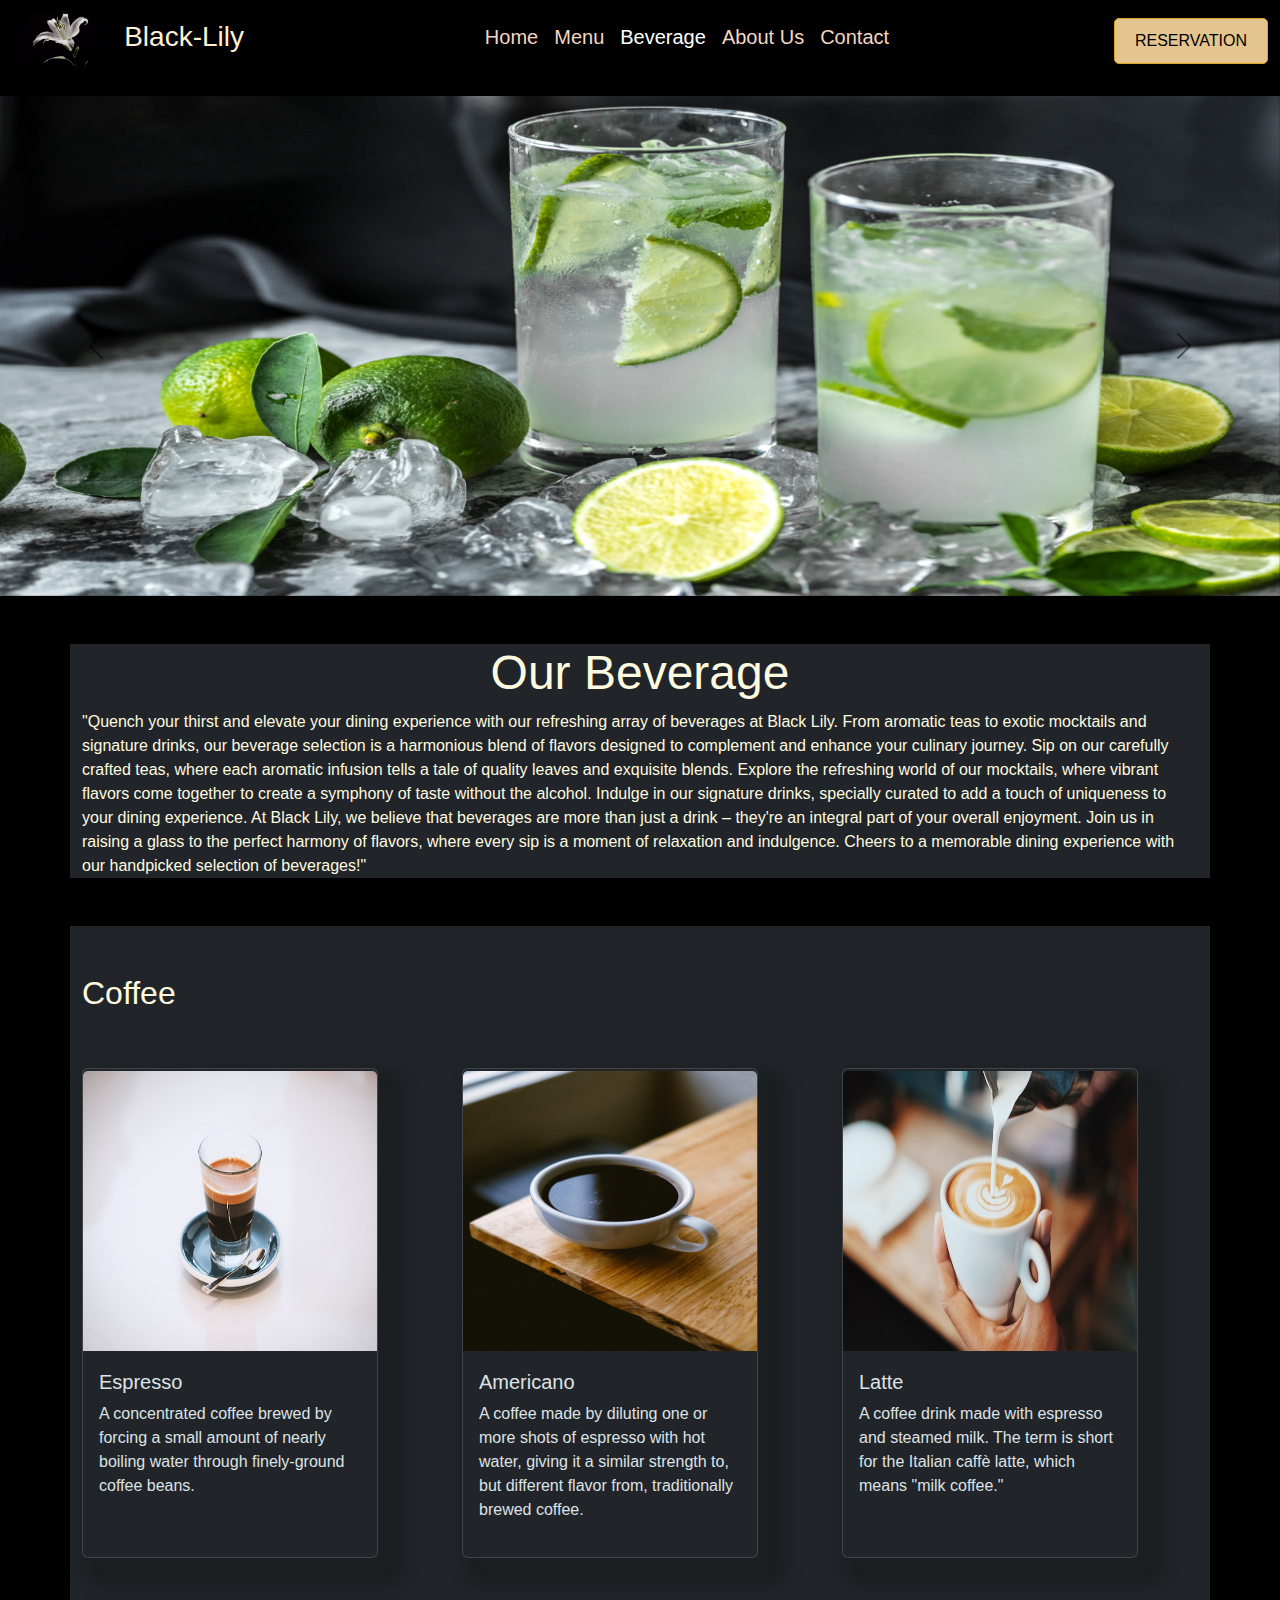
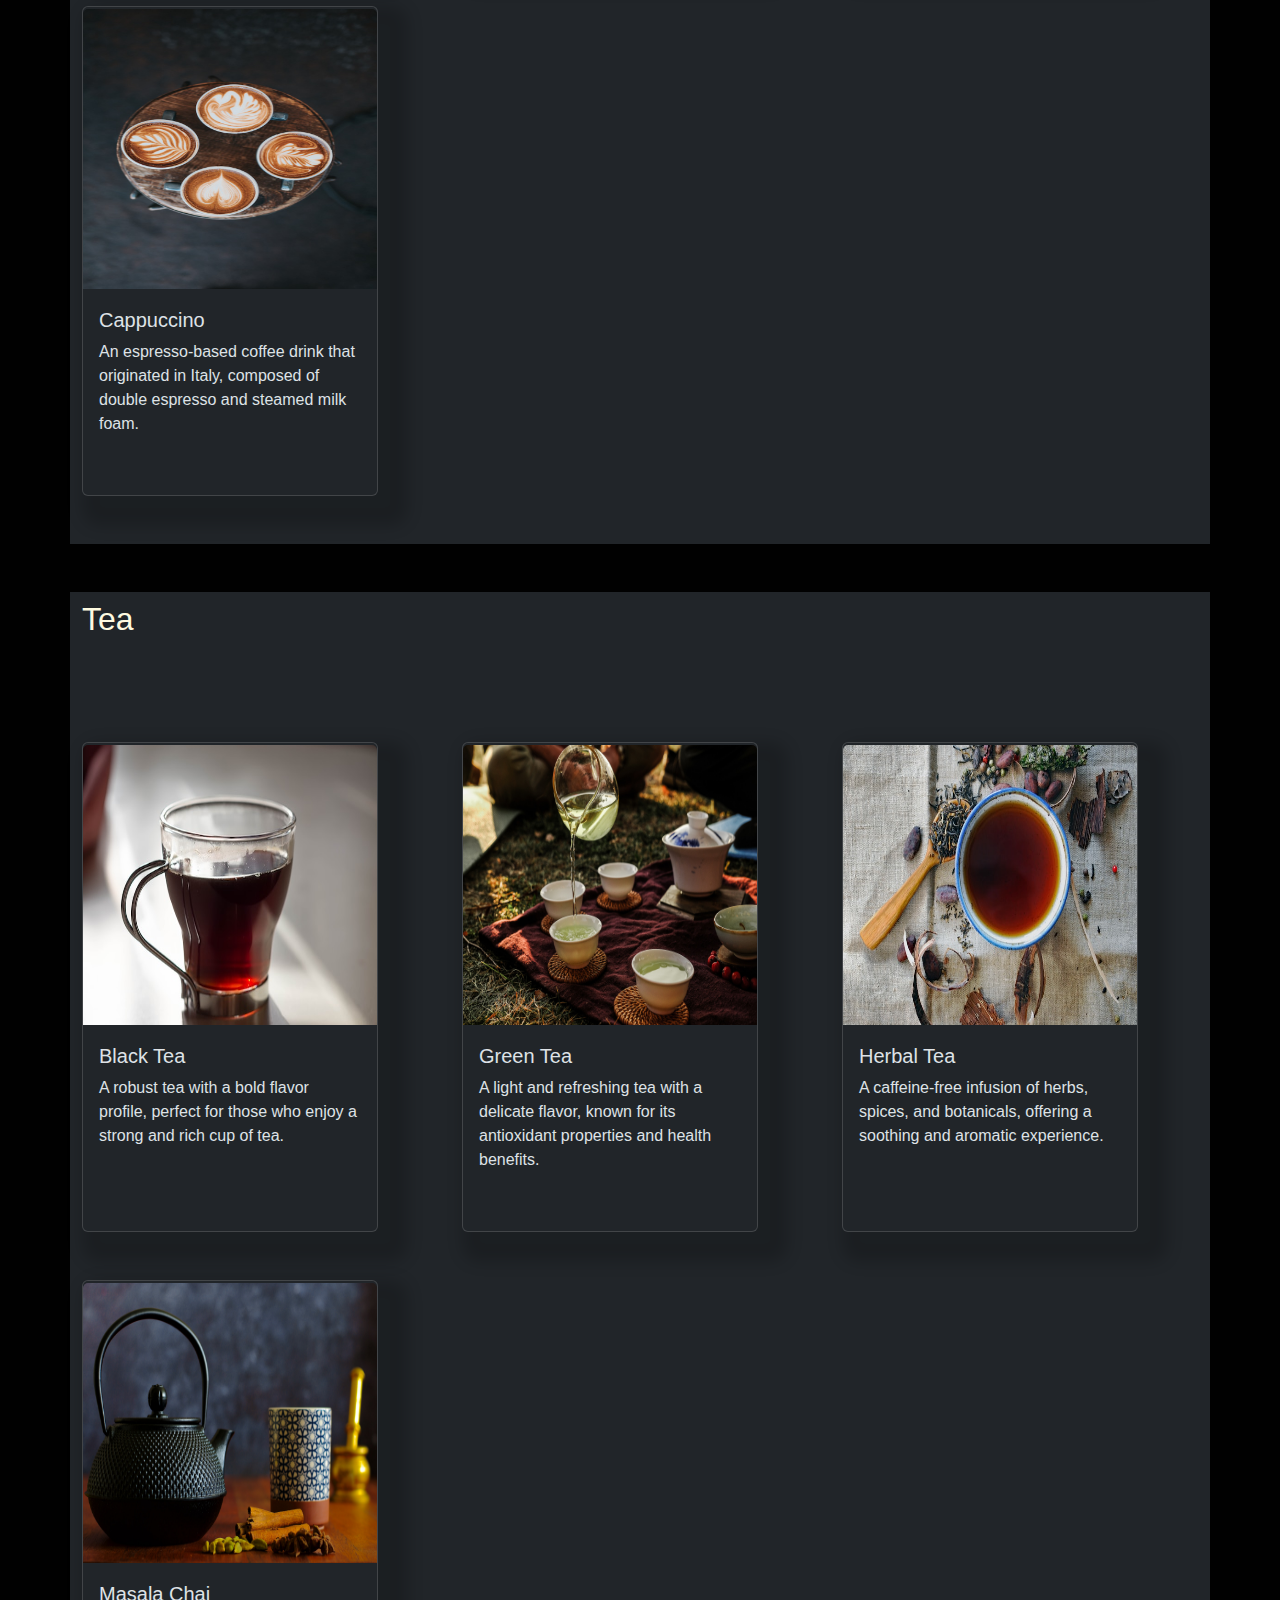
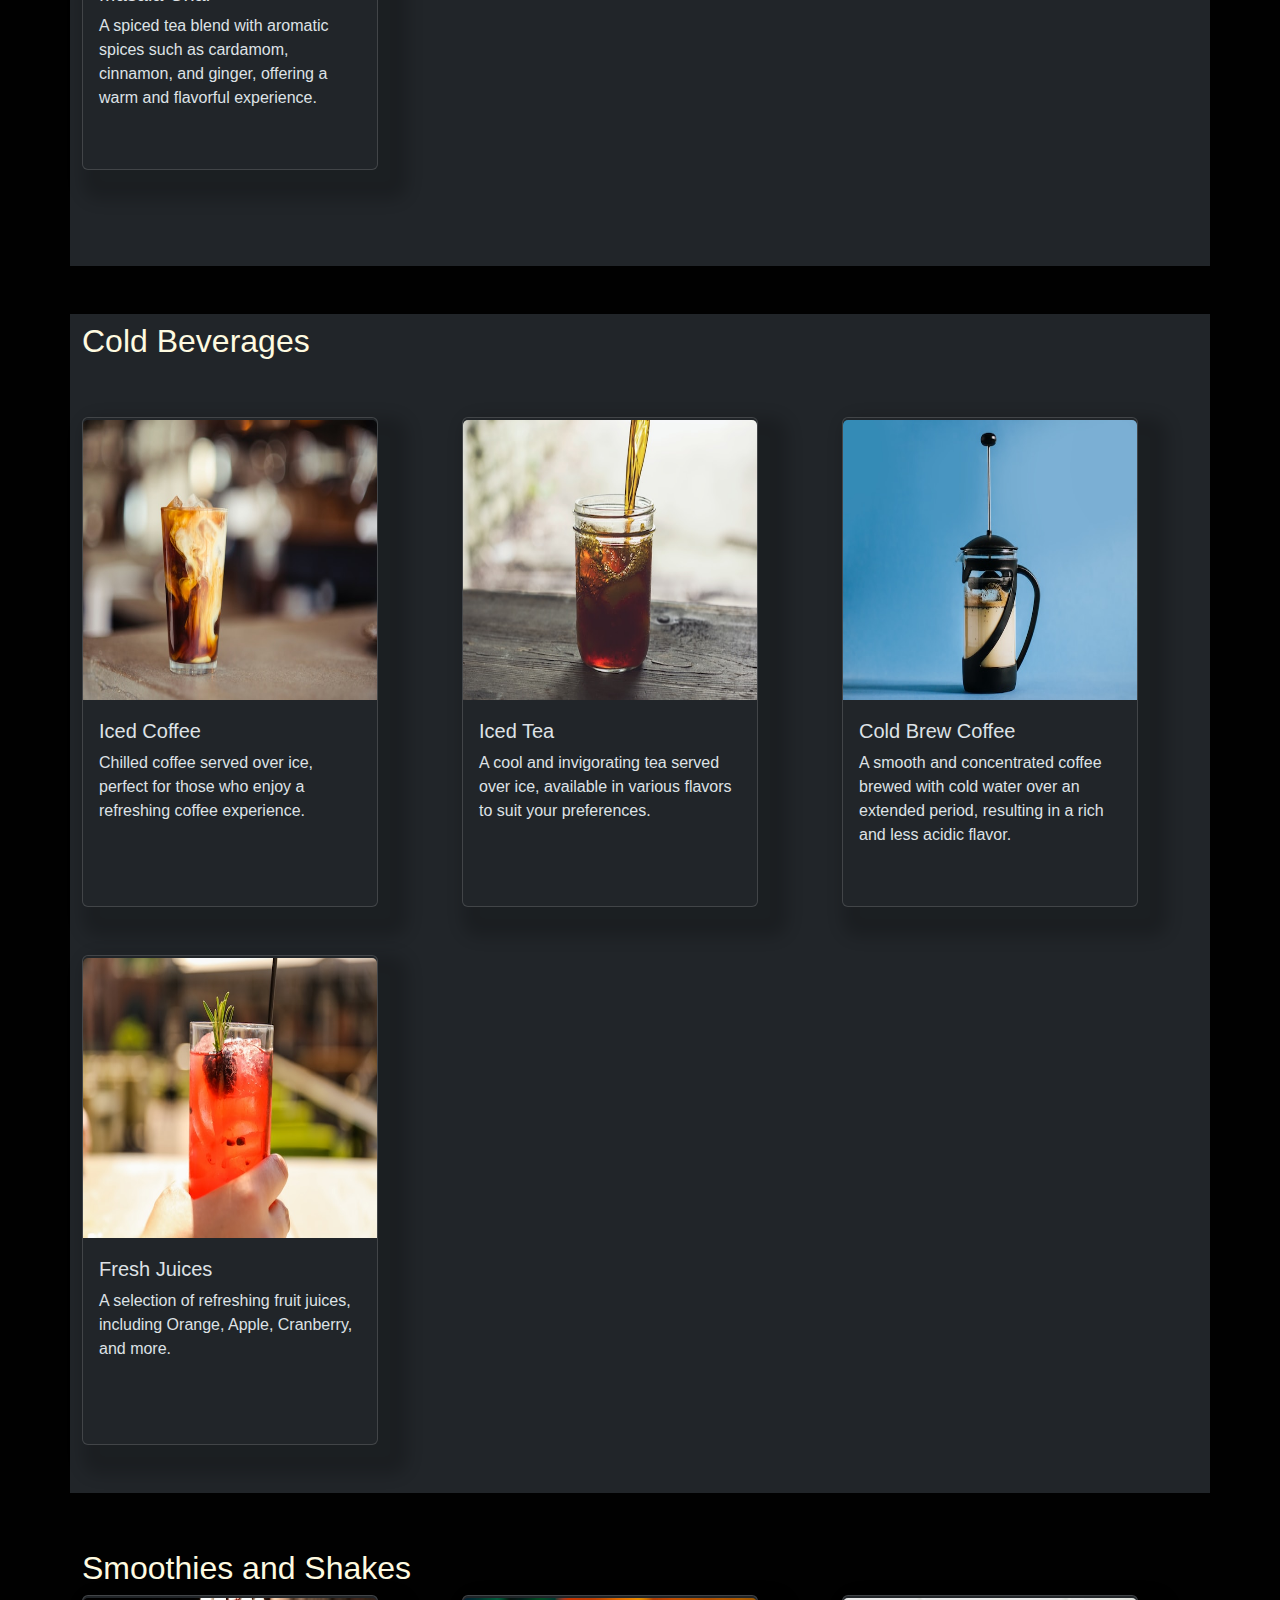
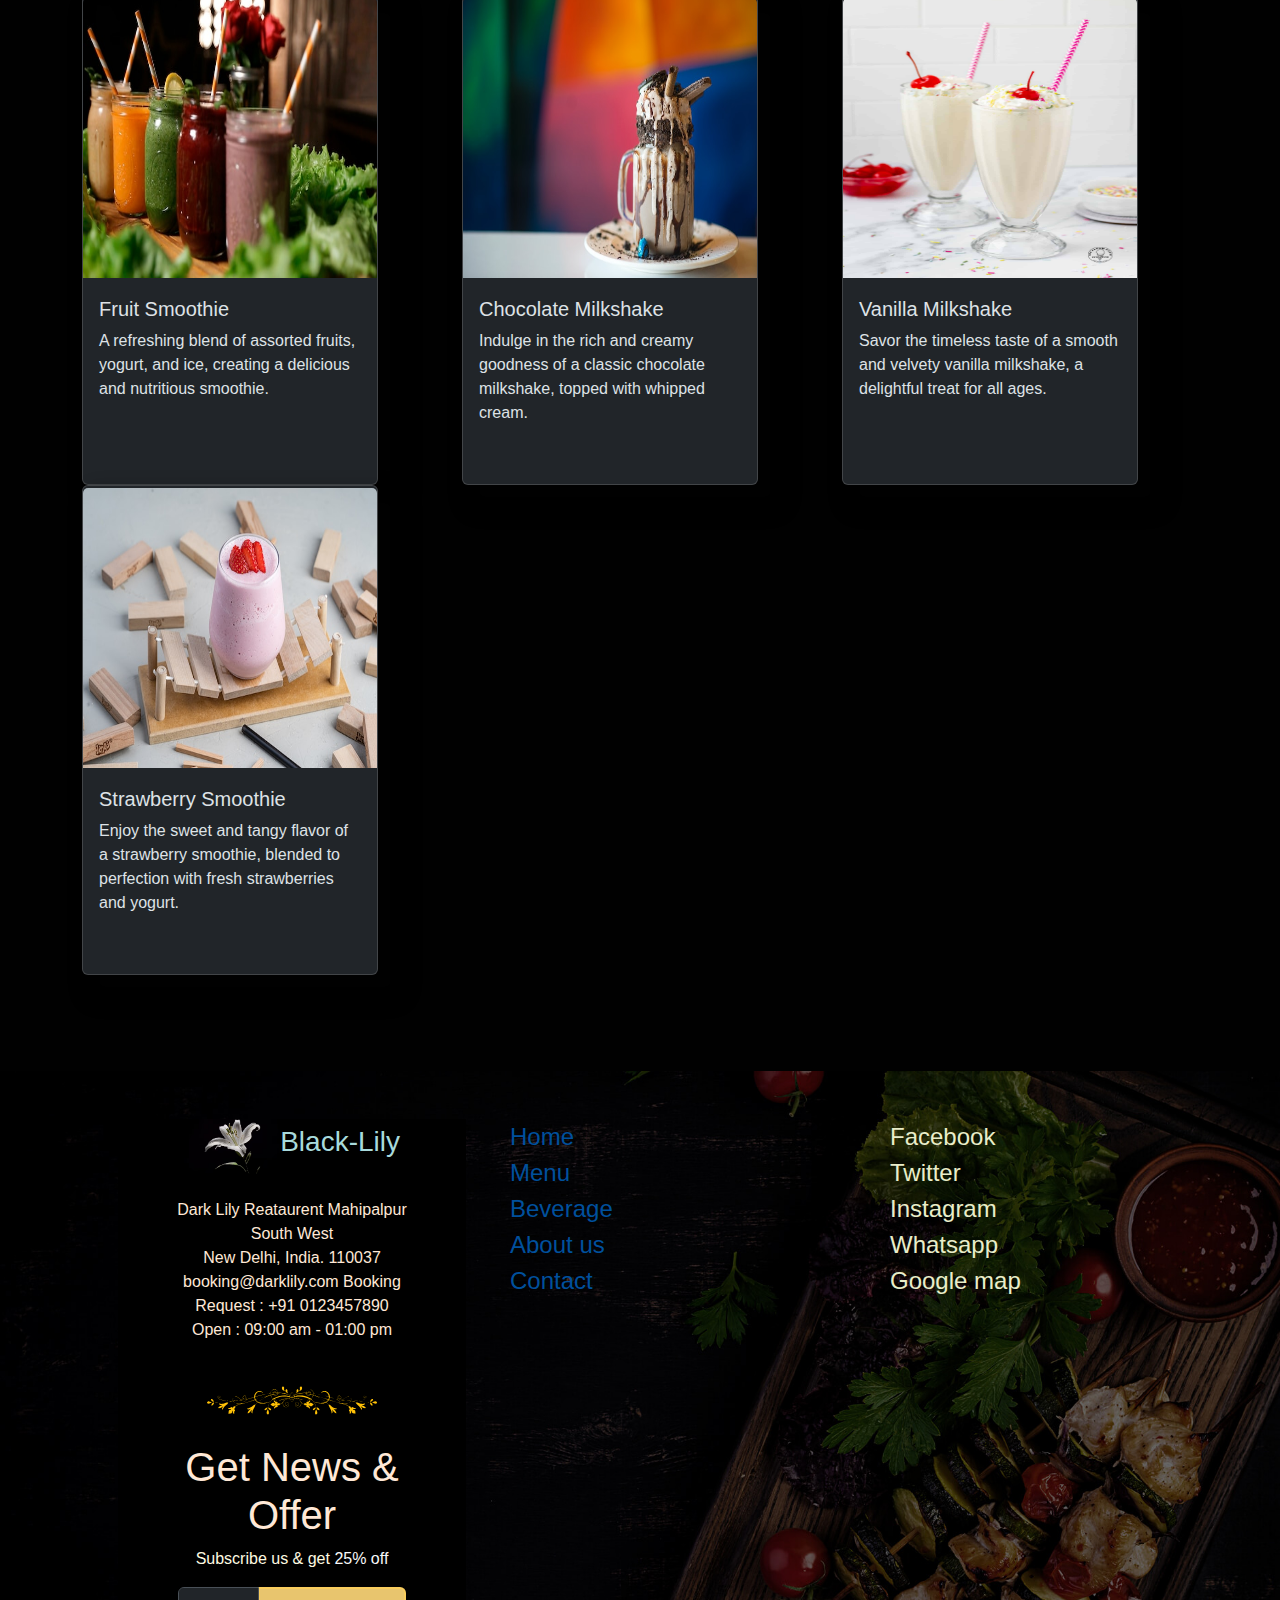
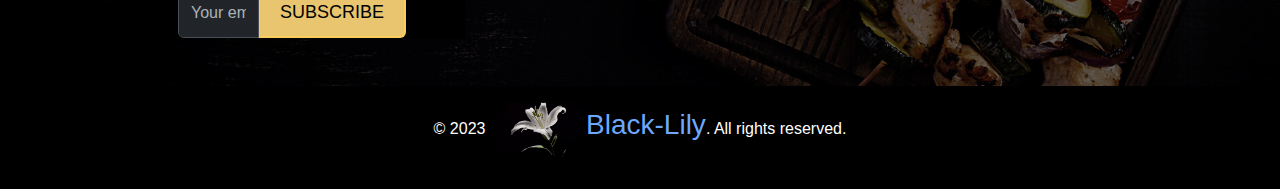
<file: Beverage.html>
<!DOCTYPE html>
<html lang="en" data-bs-theme="dark">

<head>
  <meta charset="UTF-8">
  <meta name="viewport" content="width=device-width, initial-scale=1.0">
  <title>Document</title>
  <link rel="stylesheet" href="css/style.css">
  <link rel="stylesheet" href="bootstrap.min.css">
  <link rel="preconnect" href="https://fonts.googleapis.com">
  <link rel="preconnect" href="https://fonts.gstatic.com" crossorigin>
  <link rel="stylesheet" href="https://cdnjs.cloudflare.com/ajax/libs/font-awesome/6.4.2/css/all.min.css"
    integrity="sha512-z3gLpd7yknf1YoNbCzqRKc4qyor8gaKU1qmn+CShxbuBusANI9QpRohGBreCFkKxLhei6S9CQXFEbbKuqLg0DA=="
    crossorigin="anonymous" referrerpolicy="no-referrer" />
  <link href="https://fonts.googleapis.com/css2?family=Dancing+Script&display=swap" rel="stylesheet">
  <script src="anime.js"></script>

</head>

<body>
  
  <nav class="navbar navbar-dark navbar-expand-lg bg-black fixed-top " >
    <div class="container-fluid header " id="header">
      <a class="navbar-brand" href="#"><img src="images/blcklily.avif" height="55" alt=""><span class="ms-3 h3 logo-b2">Black-Lily</span></a>
      <button class="navbar-toggler" type="button" data-bs-toggle="collapse" data-bs-target="#navbarText"
        aria-controls="navbarText" aria-expanded="false" aria-label="Toggle navigation">
        <span class="navbar-toggler-icon"></span>
      </button>
      <div class="collapse navbar-collapse" id="navbarText">
        <ul class="navbar-nav me-auto ms-auto mb-2 mb-lg-0 ul-css ">
          <li class="nav-item h5 ">
            <a class="nav-link " aria-current="page" href="index.html">Home</a>
          </li>
          <li class="nav-item h5">
            <a class="nav-link" href="menu.html">Menu</a>
          </li>
          <li class="nav-item h5">
            <a class="nav-link active" href="Beverage.html">Beverage</a>
          </li>
          <li class="nav-item h5">
            <a class="nav-link" href="about_us.html">About Us</a>
          </li>
          <li class="nav-item h5">
            <a class="nav-link" href="contact.html">Contact</a>
          </li>
        </ul>
        <form class="d-flex" role="search">

          <!-- book a reservation -->

          <span>
            <!DOCTYPE html>
            <html lang="en">

            <head>
             
              <title>Your Cart</title>
              <link rel="stylesheet" href="css/style.css">

            </head>

            <body>
              <!-- Reservation button -->
              <button class="reservation-button" onclick="openModal()" type="button">RESERVATION</button>

              <!-- Reservation modal -->
              <div id="reservationModal" class="modal">
                <div class="modal-content bg-success-subtle">
                  <span onclick="closeModal()" class="span-class">close</span>
                  <h2>Restaurant Reservation</h2>
                  <!-- Add reservation form or content here -->
                  <p>Please fill out the reservation form.</p>
                  <form>
                    <!-- Reservation form fields go here -->
                    <label for="name">Name:</label>
                    <input type="text" id="name" name="name" required>
                    <br>
                    <label for="date">Date:</label>
                    <input type="date" id="date" name="date" required>
                    <label for="Time">Time:</label>
                    <input type="time" id="date" name="Time" required>
                    <br>
                    <button type="submit" class="mt-3 bg-success">Submit Reservation</button>
                  </form>
                </div>
              </div>

              <script>
                // JavaScript functions to open and close the modal
                function openModal() {
                  document.getElementById("reservationModal").style.display = "block";
                }

                function closeModal() {
                  document.getElementById("reservationModal").style.display = "none";
                }
              </script>
            </body>

            </html>

          </span>
          <!-- book a reservation -->

        </form>
      </div>
    </div>
  </nav>


  




<main class="mt-5 pt-5">
  <div id="carouselExampleAutoplaying" class="carousel slide" data-bs-ride="carousel">
    <div class="carousel-inner">
      <div class="carousel-item active">
        <img src="images/1 (1).jpg" class="img-bev" alt="...">
      </div>
      <div class="carousel-item">
        <img src="images/1 (2).jpg" class="img-bev" alt="...">
      </div>
      <div class="carousel-item">
        <img src="images/1 (3).jpg" class="img-bev" alt="...">
      </div>
    </div>
    <button class="carousel-control-prev" type="button" data-bs-target="#carouselExampleAutoplaying" data-bs-slide="prev">
      <span class="carousel-control-prev-icon" aria-hidden="true"></span>
      <span class="visually-hidden">Previous</span>
    </button>
    <button class="carousel-control-next" type="button" data-bs-target="#carouselExampleAutoplaying" data-bs-slide="next">
      <span class="carousel-control-next-icon" aria-hidden="true"></span>
      <span class="visually-hidden">Next</span>
    </button>
  </div>


  <div class="container mt-5 bg-dark">
    <h1 class="display-5 mt-3 text-center">Our Beverage</h1>
    <p>
      "Quench your thirst and elevate your dining experience with our refreshing array of beverages at Black Lily. From aromatic teas to exotic mocktails and signature drinks, our beverage selection is a harmonious blend of flavors designed to complement and enhance your culinary journey.
  
      Sip on our carefully crafted teas, where each aromatic infusion tells a tale of quality leaves and exquisite blends. Explore the refreshing world of our mocktails, where vibrant flavors come together to create a symphony of taste without the alcohol. Indulge in our signature drinks, specially curated to add a touch of uniqueness to your dining experience.
      
      At Black Lily, we believe that beverages are more than just a drink – they're an integral part of your overall enjoyment. Join us in raising a glass to the perfect harmony of flavors, where every sip is a moment of relaxation and indulgence. Cheers to a memorable dining experience with our handpicked selection of beverages!"</p>
  </div>
</main>



  <!-- Coffee Category -->
  <div class="container mt-5 bg-dark pt-5 pb-5">
    <div class="row ">
      <div class="col-md-12">
        <h2>Coffee</h2>
      </div>
    </div>

    <!-- Coffee Items -->
    <div class="row">
      <!-- Espresso -->
      <div class="col-sm mt-5 ">
        <div class="card card-style-1">
          <img src="images/cof-a.jpg" class="card-img-top" alt="Espresso Image">
          <div class="card-body">
            <h5 class="card-title">Espresso</h5>
            <p class="card-text">A concentrated coffee brewed by forcing a small amount of nearly boiling water through finely-ground coffee beans.</p>
          </div>
        </div>
      </div>

      <!-- Americano -->
      <div class="col-sm mt-5 ">
        <div class="card card-style-1">
          <img src="images/cof-b.jpg" class="card-img-top" alt="Americano Image">
          <div class="card-body">
            <h5 class="card-title">Americano</h5>
            <p class="card-text">A coffee made by diluting one or more shots of espresso with hot water, giving it a similar strength to, but different flavor from, traditionally brewed coffee.</p>
          </div>
        </div>
      </div>

      <!-- Latte -->
      <div class="col-sm mt-5 ">
        <div class="card card-style-1">
          <img src="images/cof-c.jpg" class="card-img-top" alt="Latte Image">
          <div class="card-body">
            <h5 class="card-title">Latte</h5>
            <p class="card-text">A coffee drink made with espresso and steamed milk. The term is short for the Italian caffè latte, which means "milk coffee."</p>
          </div>
        </div>
      </div>

      <!-- Cappuccino -->
      <div class="col-sm mt-5 ">
        <div class="card card-style-1">
          <img src="images/cof-d.jpg" class="card-img-top" alt="Cappuccino Image">
          <div class="card-body">
            <h5 class="card-title">Cappuccino</h5>
            <p class="card-text">An espresso-based coffee drink that originated in Italy, composed of double espresso and steamed milk foam.</p>
          </div>
        </div>
      </div>
    </div>
  </div>
<!-- 
______________________________________________________________________________
################################################################
______________________________________________________________________________ -->

<!-- Coffee Category -->
<div class="container mt-5 bg-dark pt-2 pb-5">
  <div class="row ">
    <div class="col-md-12">
      <h2>Tea</h2>
    </div>
  </div>


    <!-- Tea, Hot Chocolate, Masala Chai Items -->
    <div class="row mt-5 mb-5">
      <!-- Black Tea -->
      <div class="col-sm mt-5 ">
        <div class="card card-style-1">
          <img src="images/at.jpg" class="card-img-top" alt="Black Tea Image">
          <div class="card-body">
            <h5 class="card-title">Black Tea</h5>
            <p class="card-text">A robust tea with a bold flavor profile, perfect for those who enjoy a strong and rich cup of tea.</p>
          </div>
        </div>
      </div>

      <!-- Green Tea -->
      <div class="col-sm mt-5 ">
        <div class="card card-style-1">
          <img src="images/bt.jpg" class="card-img-top" alt="Green Tea Image">
          <div class="card-body">
            <h5 class="card-title">Green Tea</h5>
            <p class="card-text">A light and refreshing tea with a delicate flavor, known for its antioxidant properties and health benefits.</p>
          </div>
        </div>
      </div>
       <!-- Herbal Tea -->
       <div class="col-sm mt-5 ">
        <div class="card card-style-1">
          <img src="images/ct.jpg" class="card-img-top" alt="Herbal Tea Image">
          <div class="card-body">
            <h5 class="card-title">Herbal Tea</h5>
            <p class="card-text">A caffeine-free infusion of herbs, spices, and botanicals, offering a soothing and aromatic experience.</p>
          </div>
        </div>
      </div>

      <!-- Masala Chai -->
      <div class="col-sm mt-5 ">
        <div class="card card-style-1">
          <img src="images/dt.jpg" class="card-img-top" alt="Masala Chai Image">
          <div class="card-body">
            <h5 class="card-title">Masala Chai</h5>
            <p class="card-text">A spiced tea blend with aromatic spices such as cardamom, cinnamon, and ginger, offering a warm and flavorful experience.</p>
          </div>
        </div>
      </div>
    </div>
  </div>

<!-- 
  ______________________________________________________________________________
  ################################################################
  ______________________________________________________________________________ 
   -->







  <!-- Cold Beverages Category -->
  <div class="container mt-5 bg-dark pt-2 pb-5">
    <div class="row ">
      <div class="col-md-12">
        <h2>Cold Beverages</h2>
      </div>
    </div>

    <!-- Cold Beverages Items -->
    <div class="row">
      <!-- Iced Coffee -->
      <div class="col-sm mt-5">
        <div class="card card-style-1">
          <img src="images/ia.jpg" class="card-img-top" alt="Iced Coffee Image">
          <div class="card-body">
            <h5 class="card-title">Iced Coffee</h5>
            <p class="card-text">Chilled coffee served over ice, perfect for those who enjoy a refreshing coffee experience.</p>
          </div>
        </div>
      </div>

      <!-- Iced Tea -->
      <div class="col-sm mt-5 ">
        <div class="card card-style-1">
          <img src="images/ib.jpg" class="card-img-top" alt="Iced Tea Image">
          <div class="card-body">
            <h5 class="card-title">Iced Tea</h5>
            <p class="card-text">A cool and invigorating tea served over ice, available in various flavors to suit your preferences.</p>
          </div>
        </div>
      </div>

      <!-- Cold Brew Coffee -->
      <div class="col-sm mt-5 ">
        <div class="card card-style-1">
          <img src="images/ic.jpg" class="card-img-top" alt="Cold Brew Coffee Image">
          <div class="card-body">
            <h5 class="card-title">Cold Brew Coffee</h5>
            <p class="card-text">A smooth and concentrated coffee brewed with cold water over an extended period, resulting in a rich and less acidic flavor.</p>
          </div>
        </div>
      </div>

      <!-- Fresh Juices -->
      <div class="col-sm mt-5 ">
        <div class="card card-style-1">
          <img src="images/id.jpg" class="card-img-top" alt="Fresh Juices Image">
          <div class="card-body">
            <h5 class="card-title">Fresh Juices</h5>
            <p class="card-text">A selection of refreshing fruit juices, including Orange, Apple, Cranberry, and more.</p>
          </div>
        </div>
      </div>

      
    </div>
  </div>


<!-- 
  ______________________________________________________________________________
  ################################################################
  ______________________________________________________________________________ 
   -->




  <!-- Smoothies and Shakes Category -->
  <div class="container mt-5 pt-2 pb-5">
    <div class="row beverage-category">
      <div class="col-md-12">
        <h2>Smoothies and Shakes</h2>
      </div>
    </div>

    <!-- Smoothies and Shakes Items -->
    <div class="row">
      <!-- Fruit Smoothie -->
      <div class="col-sm ">
        <div class="card card-style-1">
          <img src="images/fa.jpg" class="card-img-top" alt="Fruit Smoothie Image">
          <div class="card-body">
            <h5 class="card-title">Fruit Smoothie</h5>
            <p class="card-text">A refreshing blend of assorted fruits, yogurt, and ice, creating a delicious and nutritious smoothie.</p>
          </div>
        </div>
      </div>

      <!-- Chocolate Milkshake -->
      <div class="col-sm ">
        <div class="card card-style-1">
          <img src="images/fb.jpg" class="card-img-top" alt="Chocolate Milkshake Image">
          <div class="card-body">
            <h5 class="card-title">Chocolate Milkshake</h5>
            <p class="card-text">Indulge in the rich and creamy goodness of a classic chocolate milkshake, topped with whipped cream.</p>
          </div>
        </div>
      </div>

      <!-- Vanilla Milkshake -->
      <div class="col-sm ">
        <div class="card card-style-1">
          <img src="images/fc.jpg" class="card-img-top" alt="Vanilla Milkshake Image">
          <div class="card-body">
            <h5 class="card-title">Vanilla Milkshake</h5>
            <p class="card-text">Savor the timeless taste of a smooth and velvety vanilla milkshake, a delightful treat for all ages.</p>
          </div>
        </div>
      </div>

      <!-- Strawberry Smoothie -->
      <div class="col-sm ">
        <div class="card card-style-1">
          <img src="images/fd.jpg" class="card-img-top" alt="Strawberry Smoothie Image">
          <div class="card-body">
            <h5 class="card-title">Strawberry Smoothie</h5>
            <p class="card-text">Enjoy the sweet and tangy flavor of a strawberry smoothie, blended to perfection with fresh strawberries and yogurt.</p>
          </div>
        </div>
      </div>

      
    </div>
  </div>


  <!-- 
  __________________*****************************################################################################
                           footer content Startfrom here
  __________________*****************************################################################################ -->

  <footer class="mt-5 footer_a order-2" >
    <div class="container">
      <div class="row align-self-center mt-5 p-5">
        <div class="col-lg-4 text-center px-5 bg-black">
          <a href="" class="mt-3"><img src="images/blcklily.avif" height="55" alt=""><span class="h3 logo-bl"
              logo-b2 >Black-Lily</span></a><br><br>

          <a href="https://maps.app.goo.gl/DA8DivgHqfDEJpK79" class="icon-2 mt-3">Dark Lily Reataurent Mahipalpur
            South West <br> New Delhi, India. 110037</a>

          <a href="mailto:darklily.com" class="icon-2 mt-3">booking@darklily.com</a>
          <a href="tel:+91 1234567890" class="icon-2 mt-3">Booking Request : +91 0123457890</a>
          <p class="icon-2">Open : 09:00 am - 01:00 pm</p>
          <div><img src="1751088.svg" height="85px" alt=""></div>
          <h1 class="display-6 icon-2">Get News & Offer</h1>
          <p>Subscribe us & get <span class="text-light">25% off</span></p>
          <div class="container">
            <div class="input-group">
              <input type="text" class="form-control" placeholder="Your email" aria-label="Input group example"
                aria-describedby="btnGroupAddon2">
              <div type="button" class="input-group-text button-lilyc">SUBSCRIBE</div>
            </div>
          </div>
        </div>


        <div class="col-lg-4 fs-4">
          <ul>
            <li><a class="gold" href="index.html">Home</a></li>
            <li><a class="gold" href="menu.html">Menu</a></li>
            <li><a class="gold" href="Beverage.html">Beverage</a></li>
            <li><a class="gold" href="about_us.html">About us</a></li>
            <li><a class="gold" href="contact.html">Contact</a></li>
          </ul>
        </div>
        <div class="col-lg-4 fs-4">
          <ul>
            <li><a class="icon-1" href="https://www.facebook.com/"><i class="fa-brands fa-facebook" ></i>
                <span class="mx-3"></span>Facebook</a></li>
            <li><a class="icon-1" href="https://twitter.com/"><i class="fa-brands fa-square-twitter"
                  ></i> <span class="mx-3"></span>Twitter</a></li>
            <li><a class="icon-1" href="https://Instagram.com/"><i class="fa-brands fa-square-instagram"
                  ></i> <span class="mx-3"></span>Instagram</a></li>
            <li><a class="icon-1" href="https://Whatsapp.com/"><i class="fa-brands fa-square-whatsapp"
                  ></i> <span class="mx-3"></span>Whatsapp</a></li>
            <li><a class="icon-1" href="https://www.google.com/maps"><i class="fa-solid fa-location-dot"
                  ></i> <span class="mx-3"></span>Google map</a></li>
          </ul>
        </div>

      </div>
    </div>
  </footer>



  <footer class="bg-black text-white text-center py-3">
    <p>&copy; 2023 <a href="https://sumitaryasingh.github.io/project-2023/index.html" class="mt-3"><img src="images/blcklily.avif" height="55" alt="design"><span class="h3"
          logo-b2 >Black-Lily</span></a>. All rights reserved.</p>
  </footer>


  <!-- 
  __________________*****************************################################################################
                           footer content Ends from here
  __________________*****************************################################################################ -->


 
   <script src="bootstrap.bundle.min.js"></script></body>
   
</html>
</file>
<file: css/style.css>
body {
  font-family: Arial, Helvetica, sans-serif;
  background-color: rgba(0, 0, 0, 0.932);
  color: #fefae0 !important;
}
.bg-cap{
  max-height: min-content;
  background-color: #1301014a!important;
}
.logo-bl {
  color: #a8dadc;
}
.logo-b2 {
  color: #fdf0d5;
}
.logo-b3{
  background-color: #4e464696;
  color: #a8dadc;
}
.section_a {
  font-family: Verdana, Geneva, Tahoma, sans-serif;
}
.section_b {
  font-family: system-ui, -apple-system, BlinkMacSystemFont, "Segoe UI", Roboto,
    Oxygen, Ubuntu, Cantarell, "Open Sans", "Helvetica Neue", sans-serif;
}
.gold1{
  background-color: #ffd0d09f;
  color: #00509d !important;
}
.gold {
  color: #00509d !important;
}
.icon-1 {
  color: #e9edc9 !important;
}
.icon-2 {
  color: #ffe8d6 !important;
}

.footer_a {
  background-image: url(../images/footer-bg.jpg);
  background-size: 100% 100%;
}
.get_a {
  font-family: "Times New Roman", Times, serif;
}
.footer_icon {
  color: #969696;
}
.button-lilyc {
  background-color: rgba(255, 217, 121, 0.909);
  color: black;
  border: 2px solid rgba(254, 207, 88, 0.783);
  padding: 10px 20px 10px 20px;
  font-size: large;
}

.img-chefs img {
  height: 300px;
  width: 100%;
}
.find_1 {
  color: goldenrod;
  font-family: system-ui, -apple-system, BlinkMacSystemFont, "Segoe UI", Roboto,
    Oxygen, Ubuntu, Cantarell, "Open Sans", "Helvetica Neue", sans-serif;
}

/* Styles for the modal */
.modal {
  display: none;
  position: fixed;
  top: 0;
  left: 0;
  max-width: 800px;
  height: 100%;
  background-color: rgba(0, 0, 0, 0.7);
  z-index: 1;
  justify-content: center;
  align-items: center;
}

.modal-content {
  background-color: #fff;
  padding: 20px;
  border-radius: 5px;
  box-shadow: 0 0 10px rgba(0, 0, 0, 0.3);
}

/* Styles for the reservation button */
.reservation-button {
  background-color: hsl(38, 61%, 73%);
  color: hsl(0, 0%, 0%);
  padding: 10px 20px;
  border: 1px solid goldenrod;
  border-radius: 5px;
  cursor: pointer;
}
.reservation-button:hover {
  background-color: transparent;
  color: #fff;
  font-style: italic;
  font-weight: 600;
}
/* 
##################################################__________book a reservation____________________ */
.slider {
  height: 700px;
  width: 100%;
}
.content-0 {
  background-image: url(../images/content-0.jpg);
  background-size: 100% 100%;
  height: 350px;
}
.content-1 {
  background-image: url(../images/content-1.jpg);
  background-size: 100% 100%;
  height: 350px;
}

@media (max-width: 768px) {
  /* These styles will be applied when the screen width is 768 pixels or less */
  .slider {
    height: 500px;
    width: 100%;
  }
  .ul-css {
    background-color: rgba(5, 0, 0, 0.429);
  }
}
@media (max-width: 450px) {
  /* These styles will be applied when the screen width is 768 pixels or less */
  .slider {
    height: 500px;
    width: 100%;
  }
  .ul-css {
    background-color: rgba(12, 0, 0, 0.607);
  }
}
.dancing-h2 {
  font-family: dancing;
}
.dancing-p {
  font-family: swap;
  font-size: large;
}
.wh img {
  height: 350px;
}
.wh {
  gap: 5px;
}
.FOR {
  font-family: "Times New Roman", Times, serif;
  background-size: contain;
  background-image: -moz-linear-gradient(rgba(0, 0, 0, 0.402));
  background-image: url(../images/shape-1.png);
  font-family: "Lucida Sans", "Lucida Sans Regular", "Lucida Grande",
    "Lucida Sans Unicode", Geneva, Verdana, sans-serif;
}
.flavors-1 {
  height: 600px;
  background-image: url(../images/flavurs-1.jpg);
  background-size: 100% 100%;
}
.flavors h2,
h5 {
  color: rgba(218, 165, 32, 0.395);
}
.flavors a {
  color: rgba(255, 217, 121, 0.909);
  border: 2px solid rgba(254, 207, 88, 0.783);
  margin-left: 50px;
  padding: 10px 20px 10px 20px;
  font-size: large;
  margin-bottom: 12px;
}
.flavors a:hover {
  color: rgba(0, 0, 0, 0.909);
  border: 3px solid rgba(254, 207, 88, 0.783);
  margin-left: 50px;
  padding: 10px 20px 10px 20px;
  font-size: larger;
  background-color: rgba(255, 217, 121, 0.909);
}
.special-dish {
  height: 700px;
  background-image: url(../images/special-dish.jpg);
  background-size: 100% 100%;
}
.special-dish-1 {
  padding: 45px 25px 20px 25px;
}
.special-dish-1 h5 {
  color: rgba(255, 217, 121, 0.909);
  font-family: Georgia, "Times New Roman", Times, serif;
}
.special-dish-1 p {
  color: hsl(0, 0%, 100%);
  font-family: Georgia, "Times New Roman", Times, serif;
}
.col-arya {
  color: hsla(43, 100%, 74%, 0.909);
  font-family: Georgia, "Times New Roman", Times, serif;
}
.button-lily {
  color: rgba(255, 217, 121, 0.909);
  border: 2px solid rgba(254, 207, 88, 0.783);
  margin-left: 50px;
  padding: 10px 20px 10px 20px;
  font-size: large;
  margin-bottom: 12px;
}
.button-lilya {
  color: rgba(0, 0, 0, 0.909);
  background-color: rgba(255, 217, 121, 0.909);
  width: 100%;
}
.button-lily:hover {
  color: rgba(0, 0, 0, 0.909);
  border: 3px solid rgba(254, 207, 88, 0.783);
  margin-left: 50px;
  padding: 10px 20px 10px 20px;
  font-size: larger;
  background-color: rgba(255, 217, 121, 0.909);
}
.review-section {
  background-image: linear-gradient(
      to top,
      hsla(0, 0%, 0%, 0.945),
      hsla(0, 0%, 0%, 0.901),
      transparent
    ),
    url("../images/bg-section.jpg");
  background-size: 100% 100%;
  width: 100%;
}
.input-lily {
  width: 100%;
  height: 50px;
}
.button-lilyc {
  background-color: rgba(255, 217, 121, 0.909);
  color: black;
  border: 2px solid rgba(254, 207, 88, 0.783);
  padding: 10px 20px 10px 20px;
  font-size: large;
}
footer ul {
  list-style-type: none;
}
footer_li {
  font-size: 25px;
  padding: 10px;
  font-size: 21px;
  font-weight: 100;
}
.card_1 {
  width: 20rem;
  margin-top: 15px;
}
.h1-style-1 {
  max-width: 550px;
}

/* style for contact.html */
.contact-bg {
  background-image: url(../images/contactbg.jpg);
  background-size: 100% 100%;
  height: 700px;
}
.card-style-1 {
  width: 18.5rem;
  min-height: 490px;
  filter: drop-shadow(0 50 20 rgb(132, 132, 132));
}

.card-style-1 img {
  height: 280px;
}
.span-class {
  cursor: pointer;
  color: #6cb8ff;
  /* color: black; */
  width: 50px;
}
.menu-car img {
  width: 100%;
  min-height: 450px;
  max-height: 550px;
  margin-top: 20px;
}
nav{
  transition: background-color 0.3s ease;
}
.scrolled {
  background-color: rgb(31, 31, 31);
}
.card {
  padding-top: 2px;
  overflow: hidden;
  position: relative;
  transition: transform 0.3s ease-in-out, box-shadow 0.3s ease-in-out;
  box-shadow: 15px 15px 15px 15px rgba(6, 6, 6, 0.185);
}
.card-body{
  margin-top: 3px;
}

.card:hover {
  transform: scale(1.1);
  box-shadow: 5px 5px 5px 10px #20202086;
  z-index: 1;
}
.image {
  transition: transform 0.3s ease-in-out, opacity 0.3s ease-in-out;
}

.image:hover {
  transform: translateX(10px);
  opacity: 0.8;
}
@media (min-width: 1025px) {
  .h-custom {
  height: 100vh !important;
  }
  }



  .img-bev{
    display: block;
    max-height: 500px;
    width: 100%;
  }


  .review {
    margin-bottom: 20px;
    border: 1px solid #ccc;
    padding: 15px;
    border-radius: 8px;
  }

  .rating {
    font-weight: bold;
    margin-bottom: 10px;
  }

  .author {
    font-style: italic;
    color: #555;
  }
  a:hover{
    text-shadow: #00509d;

  }
  button:hover {
    color: #fefae0 !important;
    border-radius: 50px;
    border-color: #fefae0 !important;
    transition: all 0.3s ease 0s;
    }



    /* card animation change this animation to control the animation of cards  */



    .card {
      position: relative;
      overflow: hidden;
    }
    
    .card::before {
      content: "";
      position: absolute;
      top: 0;
      left: 50%;
      width: 100%;
      height: 100%;
      background: linear-gradient(to right,#001d3d3c, #a8dadc3c,#ffcad447);
      transform: translateX(-50%);
      opacity: 0;
      transition: opacity 0.3s ease;
    }
    
    .card:hover::before {
      opacity: 1;
      animation: shine 1.5s linear infinite; /* Add the shine animation on hover */
    }
    
    @keyframes shine {
      0% {
        transform: translateX(-150%);
      }
      50% {
        transform: translateX(150%);
      }
      100% {
        transform: translateX(-150%);
      }
    }

/* image broightness animation it can change only from here its the last part of animation on images */


    .image-container {
      position: relative;
      overflow: hidden;
    }
    
    .shine-image {
      display: block;
      width: 100%;
      height: auto;
      filter: brightness(1); /* Initial brightness */
      transition: filter 0.3s ease;
    }
    
    .shine-image:hover {
      animation: shine 2s ease infinite; /* Apply shine animation on hover */
    }
    
    @keyframes shine {
      0%, 100% {
        filter: brightness(1); /* Start and end with normal brightness */
      }
      50% {
        filter: brightness(1.5); /* Peak brightness at 50% of the animation */
      }
    }
</file>
